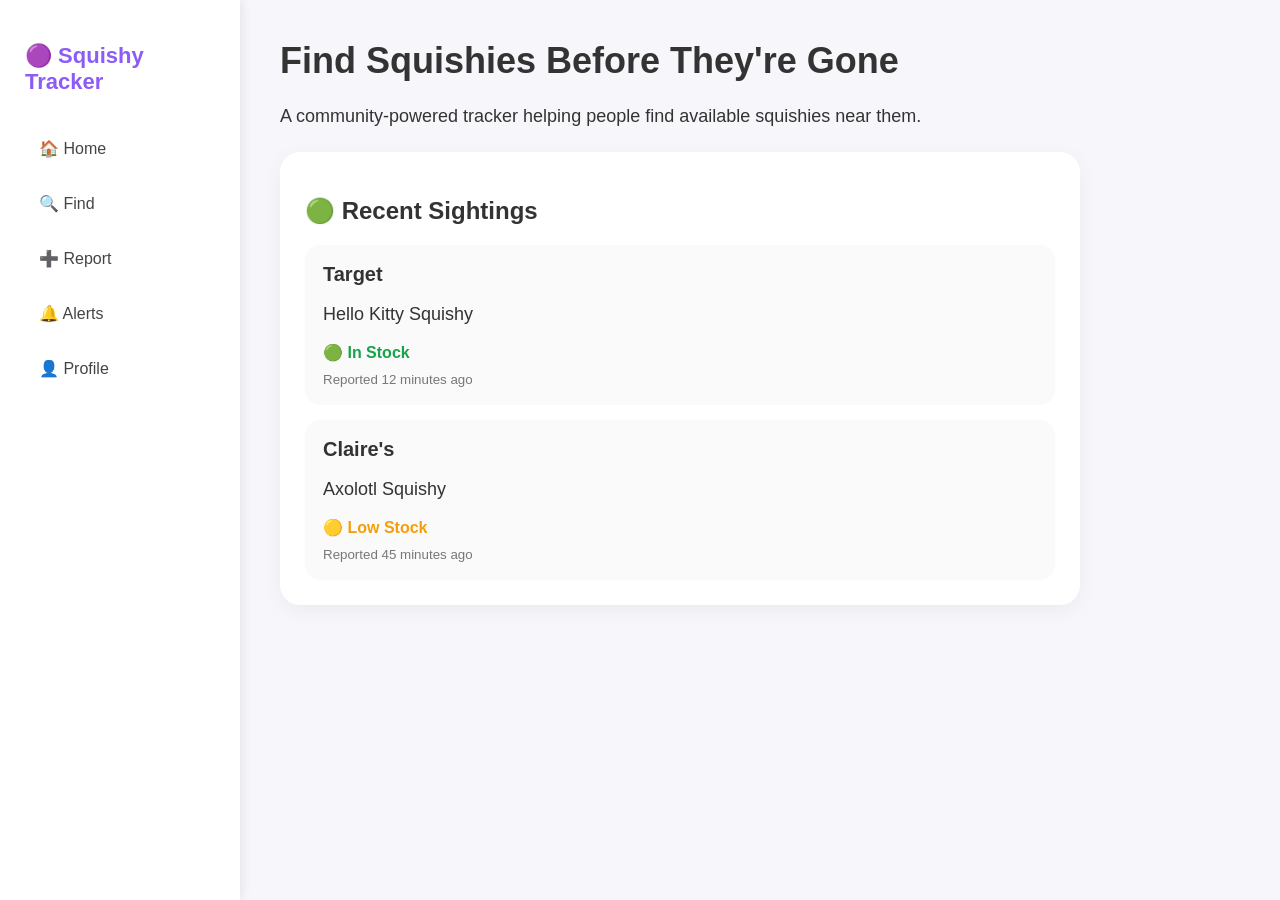
<file: index.html>
<!DOCTYPE html>
<html>

<head>
<title>Squishy Tracker</title>
<link rel="stylesheet" href="style.css">
</head>


<body>

<div class="app">

<div id="navigation"></div>


<main class="content">

<h1>Find Squishies Before They're Gone</h1>

<p>
A community-powered tracker helping people find available squishies near them.
</p>


<div class="card">

<h2>🟢 Recent Sightings</h2>


<div class="report">
<strong>Target</strong>
<p>Hello Kitty Squishy</p>
<span class="green">🟢 In Stock</span>
<small>Reported 12 minutes ago</small>
</div>


<div class="report">
<strong>Claire's</strong>
<p>Axolotl Squishy</p>
<span class="yellow">🟡 Low Stock</span>
<small>Reported 45 minutes ago</small>
</div>


</div>

</main>

</div>


<script src="script.js"></script>

</body>

</html>
</file>
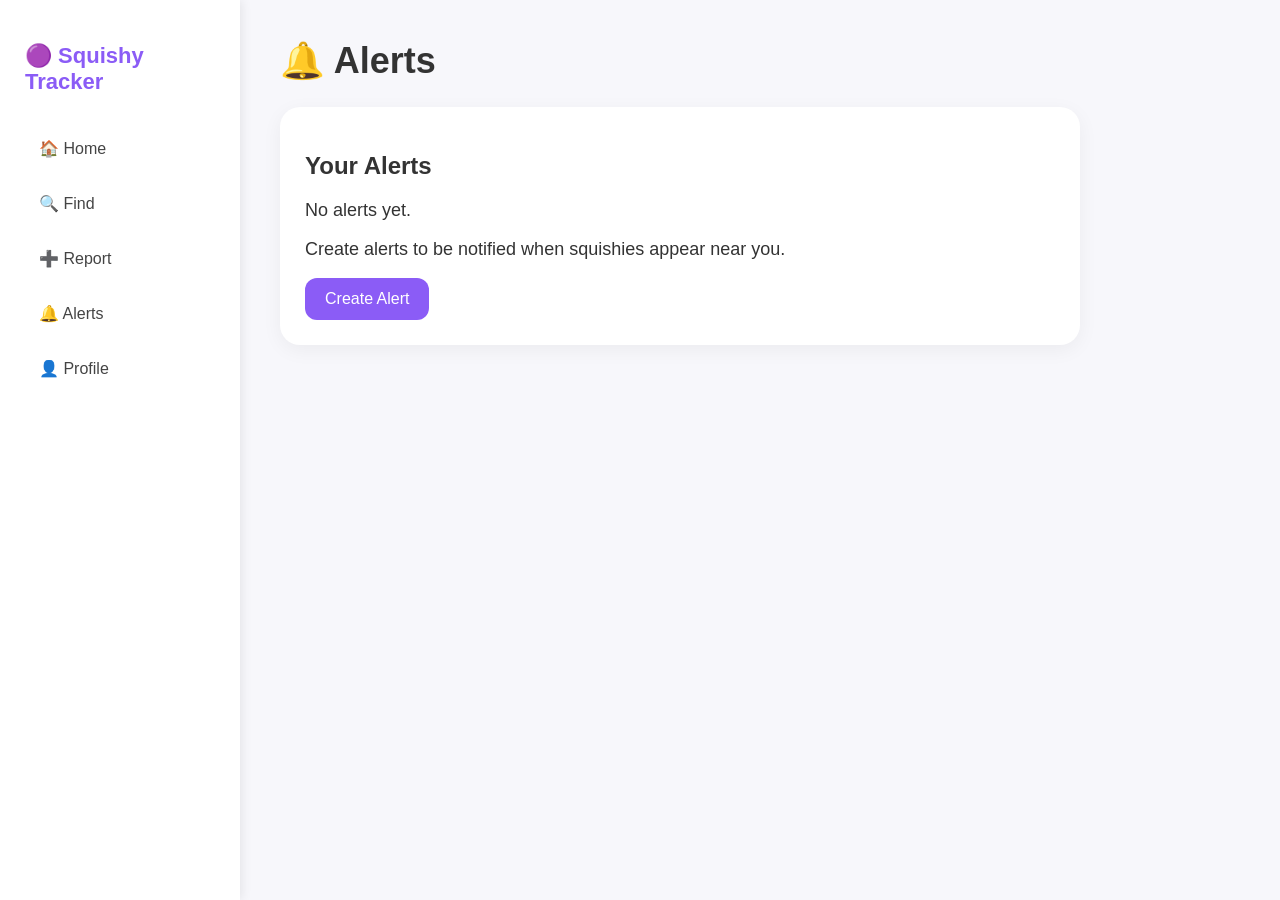
<file: alerts.html>
<!DOCTYPE html>
<html>

<head>
    <title>Alerts - Squishy Tracker</title>
    <link rel="stylesheet" href="style.css">
</head>

<body>

<div class="app">

    <div id="navigation"></div>

    <main class="content">

        <h1>🔔 Alerts</h1>

        <div class="card">

            <h2>Your Alerts</h2>

            <p>
                No alerts yet.
            </p>

            <p>
                Create alerts to be notified when squishies appear near you.
            </p>

            <button>
                Create Alert
            </button>

        </div>

    </main>

</div>


<script src="script.js"></script>

</body>

</html>
</file>
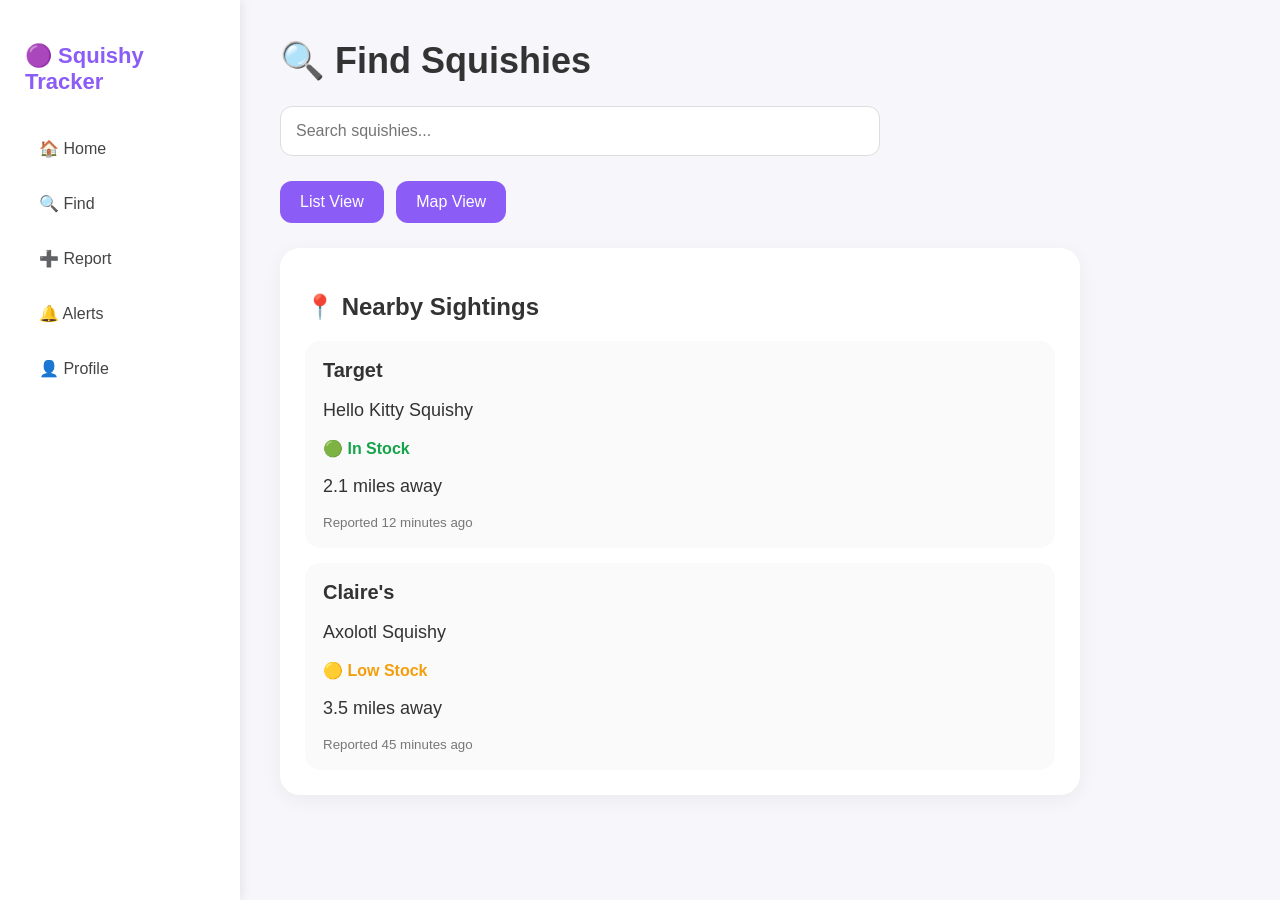
<file: find.html>
<!DOCTYPE html>
<html>

<head>
<title>Find Squishies</title>
<link rel="stylesheet" href="style.css">
</head>


<body>

<div class="app">

<div id="navigation"></div>


<main class="content">

<h1>🔍 Find Squishies</h1>


<input 
class="search"
placeholder="Search squishies..."
>


<div class="toggle">

<button>List View</button>

<button>Map View</button>

</div>



<div class="card">

<h2>📍 Nearby Sightings</h2>


<div class="report">

<strong>Target</strong>

<p>Hello Kitty Squishy</p>

<span class="green">
🟢 In Stock
</span>

<p>2.1 miles away</p>

<small>
Reported 12 minutes ago
</small>

</div>


<div class="report">

<strong>Claire's</strong>

<p>Axolotl Squishy</p>

<span class="yellow">
🟡 Low Stock
</span>

<p>3.5 miles away</p>

<small>
Reported 45 minutes ago
</small>

</div>


</div>


</main>

</div>


<script src="script.js"></script>

</body>

</html>
</file>
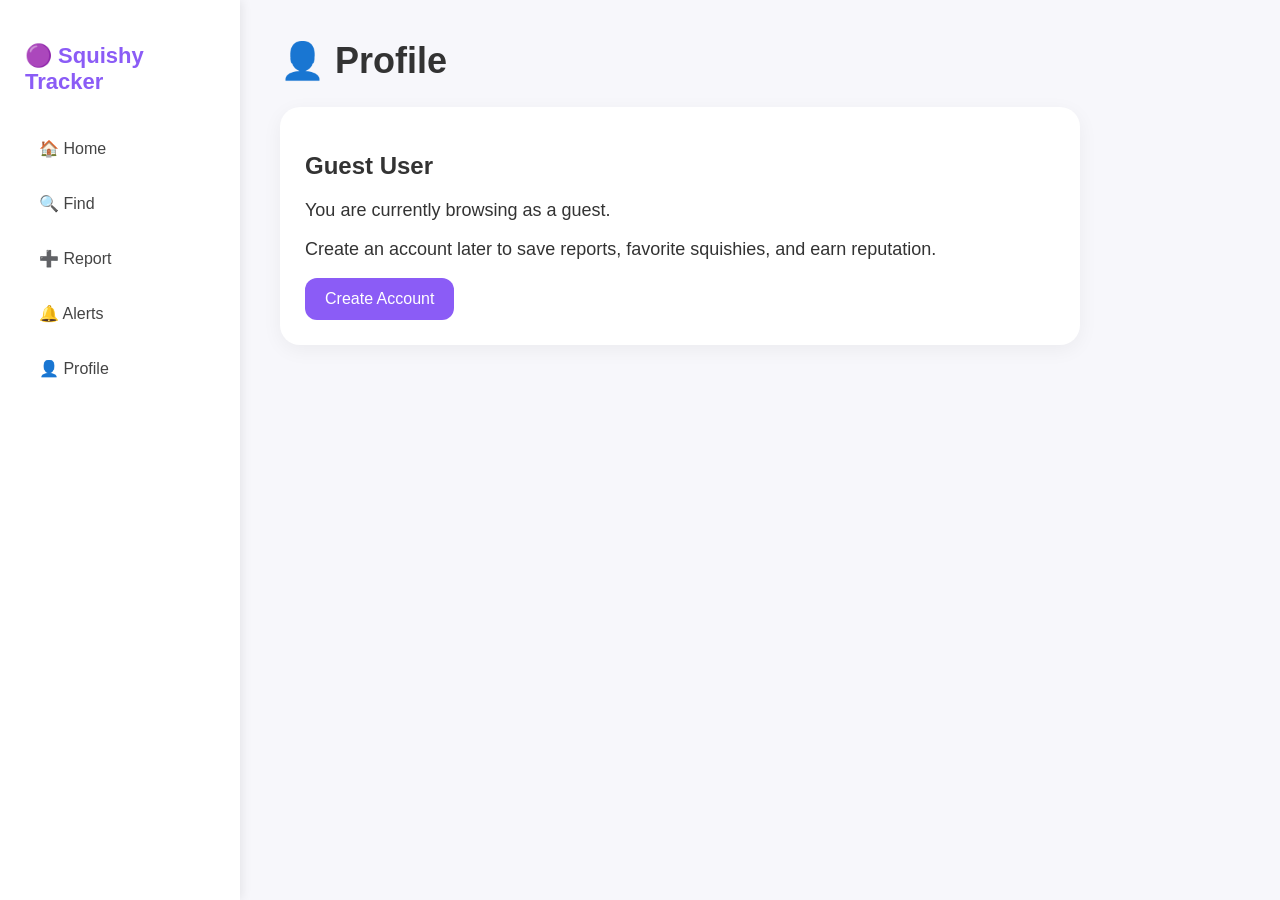
<file: profile.html>
<!DOCTYPE html>
<html>

<head>
    <title>Profile - Squishy Tracker</title>
    <link rel="stylesheet" href="style.css">
</head>

<body>

<div class="app">

    <div id="navigation"></div>

    <main class="content">

        <h1>👤 Profile</h1>

        <div class="card">

            <h2>Guest User</h2>

            <p>
                You are currently browsing as a guest.
            </p>

            <p>
                Create an account later to save reports, favorite squishies, and earn reputation.
            </p>

            <button>
                Create Account
            </button>

        </div>

    </main>

</div>


<script src="script.js"></script>

</body>

</html>
</file>
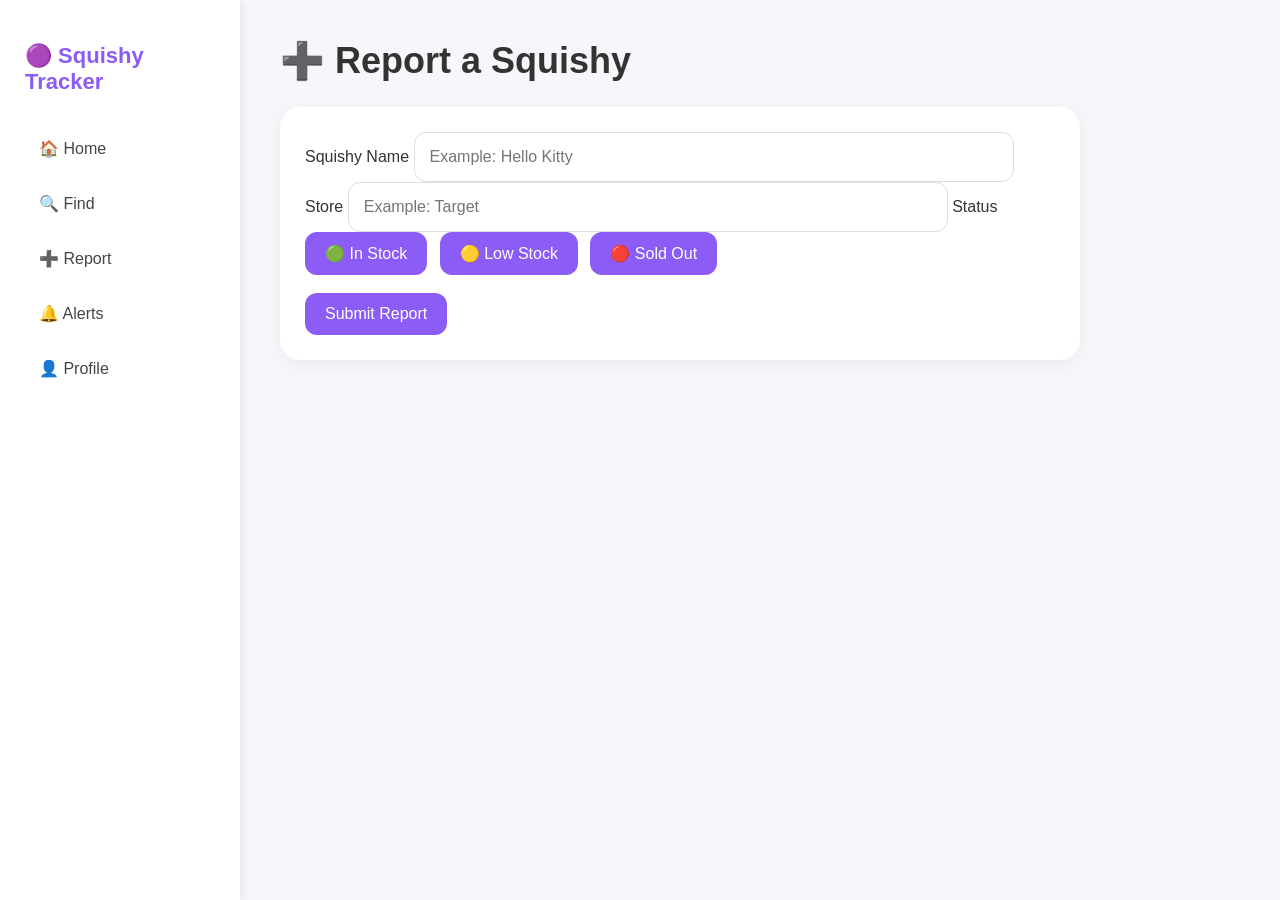
<file: report.html>
<!DOCTYPE html>
<html>

<head>
<title>Report Squishy</title>
<link rel="stylesheet" href="style.css">
</head>


<body>

<div class="app">

<div id="navigation"></div>


<main class="content">

<h1>➕ Report a Squishy</h1>


<div class="card">

<label>Squishy Name</label>
<input class="search" placeholder="Example: Hello Kitty">


<label>Store</label>
<input class="search" placeholder="Example: Target">


<label>Status</label>

<br>

<button>🟢 In Stock</button>
<button>🟡 Low Stock</button>
<button>🔴 Sold Out</button>


<br><br>

<button>Submit Report</button>


</div>


</main>

</div>


<script src="script.js"></script>

</body>

</html>
</file>
<file: style.css>
/* =========================
   Global Styles
========================= */

* {
    box-sizing: border-box;
}

body {
    margin: 0;
    font-family: Arial, Helvetica, sans-serif;
    background: #f7f7fb;
    color: #333;
}


/* =========================
   App Layout
========================= */

.app {
    display: flex;
    min-height: 100vh;
}


/* =========================
   Desktop Sidebar
========================= */

.sidebar {
    width: 240px;
    height: 100vh;
    background: white;
    padding: 25px;
    position: fixed;
    left: 0;
    top: 0;
    box-shadow: 2px 0 10px rgba(0,0,0,0.08);
}


.sidebar h2 {
    color: #8b5cf6;
    font-size: 22px;
    margin-bottom: 30px;
}


.sidebar a {
    display: block;
    text-decoration: none;
    color: #444;
    padding: 14px;
    margin-bottom: 8px;
    border-radius: 12px;
    transition: 0.2s;
}


.sidebar a:hover {
    background: #f0eaff;
    color: #8b5cf6;
}



/* =========================
   Main Content
========================= */

.content {
    margin-left: 240px;
    padding: 40px;
    width: calc(100% - 240px);
}


.content h1 {
    font-size: 36px;
    margin-top: 0;
}


.content p {
    font-size: 18px;
}


/* =========================
   Cards
========================= */

.card {

    background: white;
    padding: 25px;
    border-radius: 20px;
    max-width: 800px;
    box-shadow: 0 5px 20px rgba(0,0,0,0.05);
    margin-top: 25px;

}



/* =========================
   Reports
========================= */

.report {

    background: #fafafa;
    padding: 18px;
    border-radius: 15px;
    margin-top: 15px;

}


.report strong {
    font-size: 20px;
}


.report small {
    display:block;
    margin-top:10px;
    color:#777;
}



/* =========================
   Status Colors
========================= */

.green {
    color: #16a34a;
    font-weight:bold;
}


.yellow {
    color:#f59e0b;
    font-weight:bold;
}


.red {
    color:#dc2626;
    font-weight:bold;
}



/* =========================
   Search
========================= */

.search {

    width:100%;
    max-width:600px;
    padding:15px;

    border-radius:12px;
    border:1px solid #ddd;

    font-size:16px;

}



/* =========================
   Buttons
========================= */

button {

    padding:12px 20px;
    border:none;

    border-radius:12px;

    background:#8b5cf6;
    color:white;

    cursor:pointer;

    font-size:16px;

    margin-right:8px;

}


button:hover {

    opacity:0.85;

}



/* =========================
   List / Map Toggle
========================= */

.toggle {

    margin:25px 0;

}



/* =========================
   Mobile Navigation
========================= */

.mobile-nav {

    display:none;

}



/* =========================
   Mobile Layout
========================= */

@media(max-width:700px) {


    .sidebar {

        display:none;

    }


    .content {

        margin-left:0;

        width:100%;

        padding:20px;

        padding-bottom:90px;

    }


    .content h1 {

        font-size:28px;

    }


    .mobile-nav {

        display:flex;

        position:fixed;

        bottom:0;

        left:0;

        right:0;

        height:65px;

        background:white;

        justify-content:space-around;

        align-items:center;

        box-shadow:0 -3px 15px rgba(0,0,0,0.1);

        z-index:100;

    }


    .mobile-nav a {

        text-decoration:none;

        font-size:25px;

    }


}
</file>
